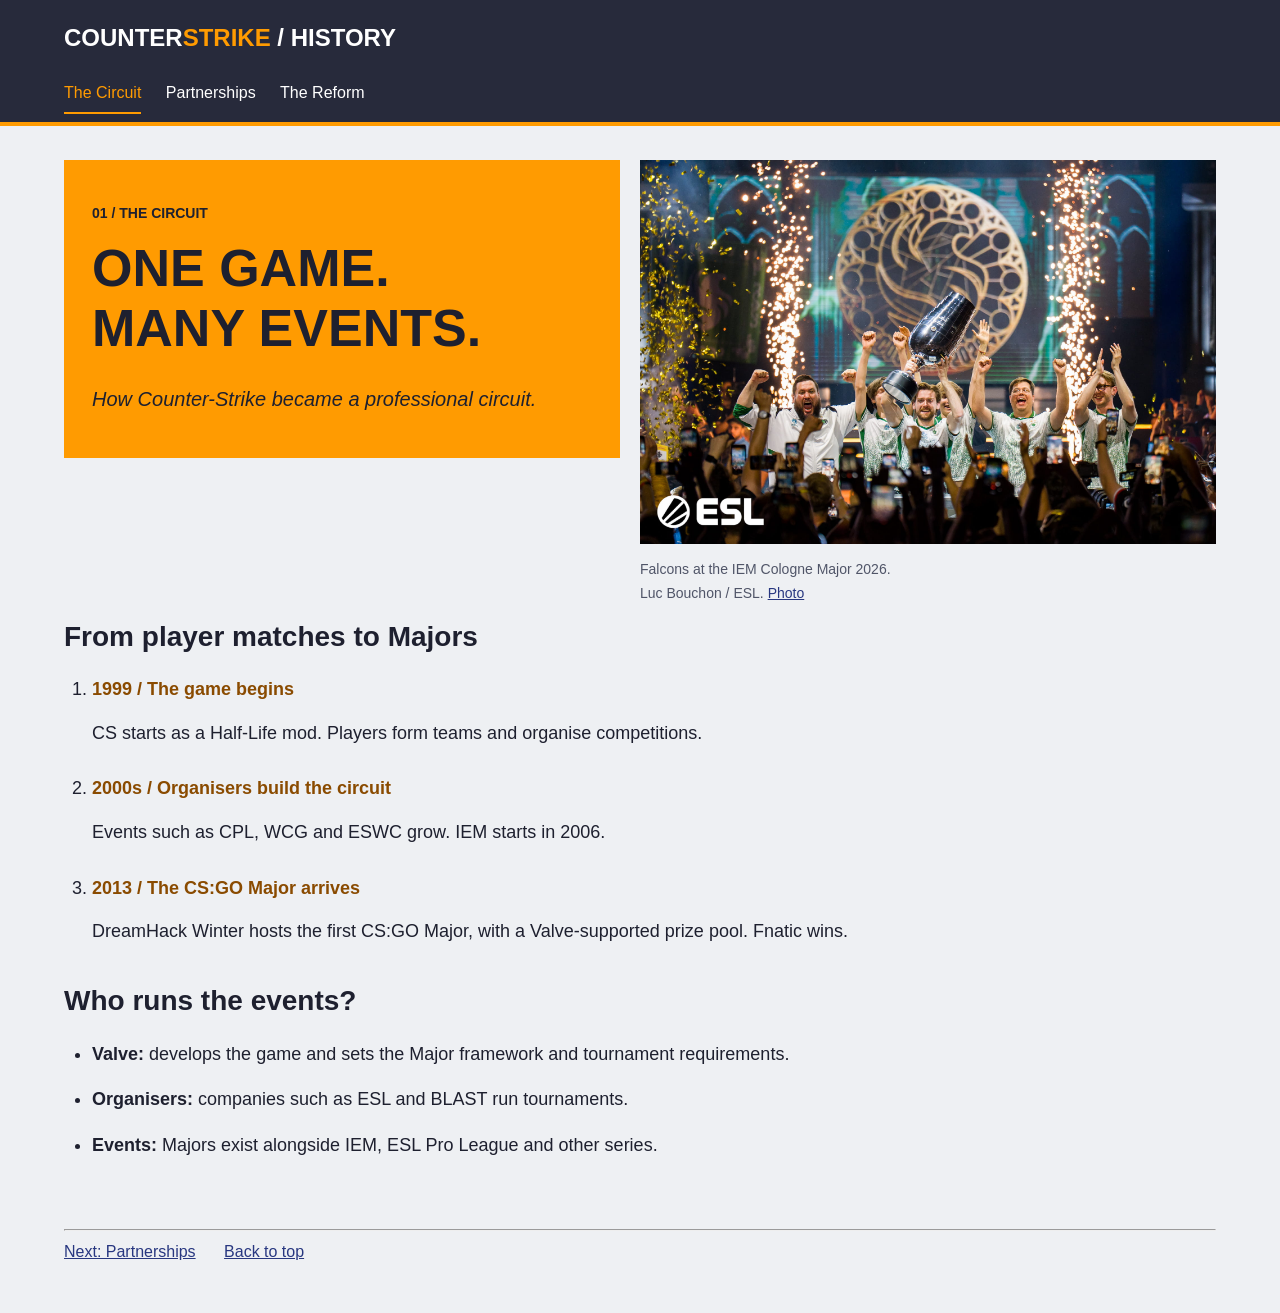
<file: index.html>
<!doctype html>

<html>
    <head>
        <title>How CS Esports Took Shape</title>
        <link rel="stylesheet" href="styles.css"/>
    </head>

    <body>
        <div class="guide-header" id="top">
            <div class="wrap">
                <p class="website-title"><a href="index.html">COUNTER<b>STRIKE</b> / HISTORY</a></p>
            </div>
        </div>

        <!-- navigation part-->
        <div class="navigation">
            <div class="wrap">
                <p class="menu">
                    <a class="current" href="index.html">The Circuit</a>
                    <a href="partners.html">Partnerships</a>
                    <a href="reform.html">The Reform</a>
                </p>
            </div>
        </div>

        <div class="wrap" id="main">
            <div class="row">
                <div class="part2">
                    <div class="hero-title">
                        <p class="eyebrow">01 / THE CIRCUIT</p>
                        <h1>ONE GAME.<br />MANY EVENTS.</h1>
                        <p class="lead">How Counter-Strike became a professional circuit.</p>
                    </div>
                </div>

                <div class="part2">
                    <img class="photo" src="falcons-cologne-2026.jpg" alt="Falcons at the IEM Cologne Major 2026." />
                    <p class="caption">Falcons at the IEM Cologne Major 2026.<br />Luc Bouchon / ESL. <a href="https://pro.eslgaming.com/tour/cs/COLOGNE/">Photo</a></p>
                </div>
            </div>

            <div class="section">
                <h2>From player matches to Majors</h2>
                <ol class="timeline">
                    <li>
                        <b>1999 / The game begins</b>
                        <p>CS starts as a Half-Life mod. Players form teams and organise competitions.</p>
                    </li>
                    <li>
                        <b>2000s / Organisers build the circuit</b>
                        <p>Events such as CPL, WCG and ESWC grow. IEM starts in 2006.</p>
                    </li>
                    <li>
                        <b>2013 / The CS:GO Major arrives</b>
                        <p>DreamHack Winter hosts the first CS:GO Major, with a Valve-supported prize pool. Fnatic wins.</p>
                    </li>
                </ol>
            </div>

            <div class="section">
                <h2>Who runs the events?</h2>
                <ul>
                    <li><b>Valve:</b> develops the game and sets the Major framework and tournament requirements.</li>
                    <li><b>Organisers:</b> companies such as ESL and BLAST run tournaments.</li>
                    <li><b>Events:</b> Majors exist alongside IEM, ESL Pro League and other series.</li>
                </ul>
            </div>

            <div class="page-nav">
                <hr>
                <a href="partners.html">Next: Partnerships</a>
                <a href="#top">Back to top</a>
            </div>
        </div>
    </body>
</html>
</file>
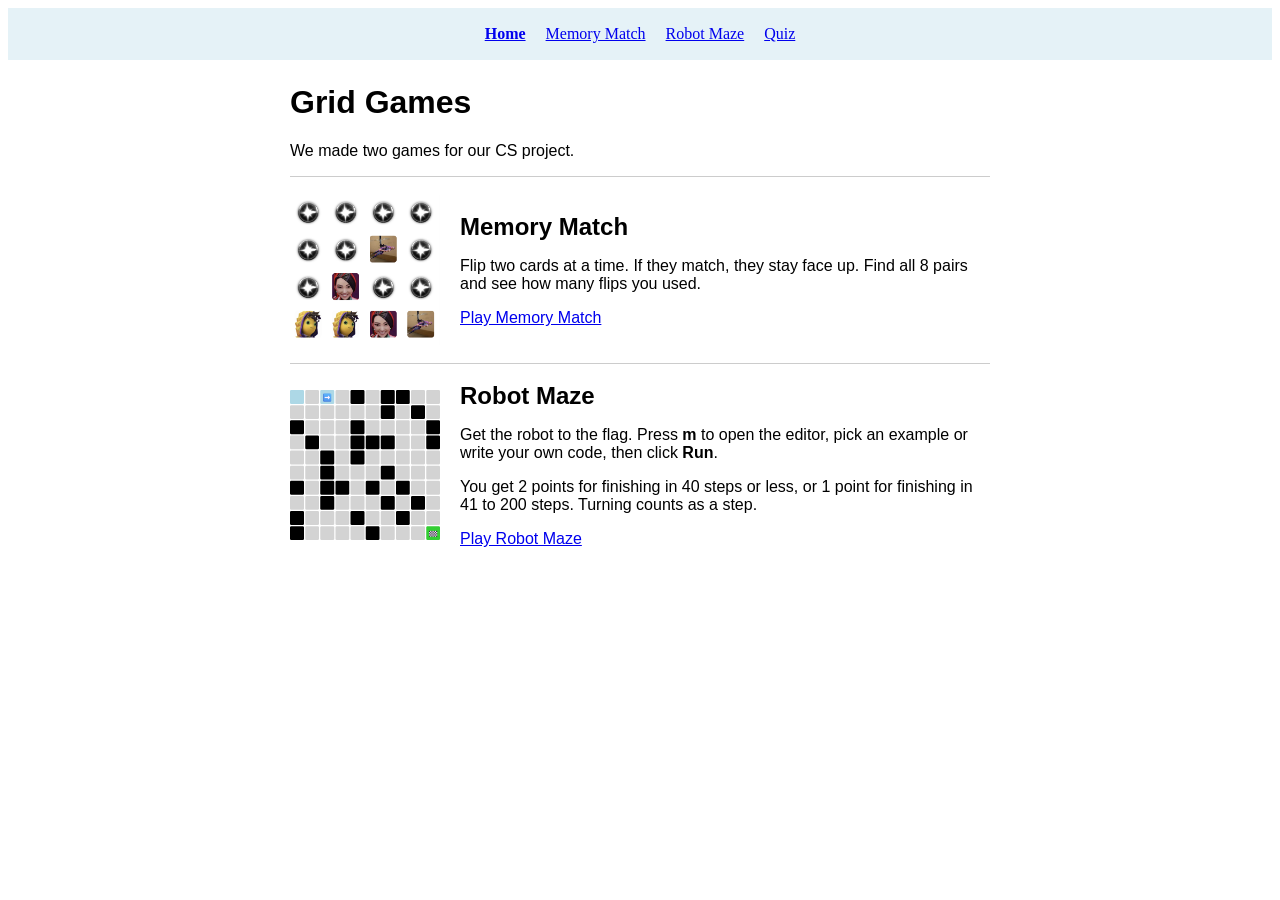
<file: grid-games/index.html>
<!doctype html>
<html lang="en">
<head>
    <meta charset="utf-8">
    <meta name="viewport" content="width=device-width, initial-scale=1">
    <title>Grid Games</title>
    <style>
/* Site navigation */
.site-nav {
    background-color: #e5f2f7;
    padding: 10px;
    text-align: center;
    line-height: 2;
}

.site-nav a {
    margin: 0 8px;
}

.site-nav a,
.site-nav span {
    white-space: nowrap;
}

.site-nav a[aria-current="page"] {
    font-weight: bold;
}

/* Home page */
.intro {
    max-width: 700px;
    margin: 24px auto;
    padding: 0 12px;
    font-family: Arial, sans-serif;
}

.intro section {
    display: flex;
    align-items: center;
    gap: 20px;
    border-top: 1px solid #ccc;
    padding: 18px 0;
}

.intro img {
    width: 150px;
    height: 150px;
}

.intro h2 {
    margin: 0;
}

@media (max-width: 500px) {
    .intro section { display: block; }
}
    </style>
</head>
<body>
    <nav class="site-nav">
        <a href="index.html" aria-current="page">Home</a>
        <a href="game1.html">Memory Match</a>
        <a href="game2.html">Robot Maze</a>
        <a href="quiz.html">Quiz</a>
    </nav>

    <main class="intro">
        <h1>Grid Games</h1>
        <p>We made two games for our CS project.</p>

        <section>
            <img src="images/memory-match.png" alt="Memory Match board">
            <div>
                <h2>Memory Match</h2>
                <p>Flip two cards at a time. If they match, they stay face up. Find all 8 pairs and see how many flips you used.</p>
                <a href="game1.html">Play Memory Match</a>
            </div>
        </section>

        <section>
            <img src="images/robot-maze.png" alt="Robot Maze board">
            <div>
                <h2>Robot Maze</h2>
                <p>Get the robot to the flag. Press <b>m</b> to open the editor, pick an example or write your own code, then click <b>Run</b>.</p>
                <p>You get 2 points for finishing in 40 steps or less, or 1 point for finishing in 41 to 200 steps. Turning counts as a step.</p>
                <a href="game2.html">Play Robot Maze</a>
            </div>
        </section>
    </main>
</body>
</html>
</file>
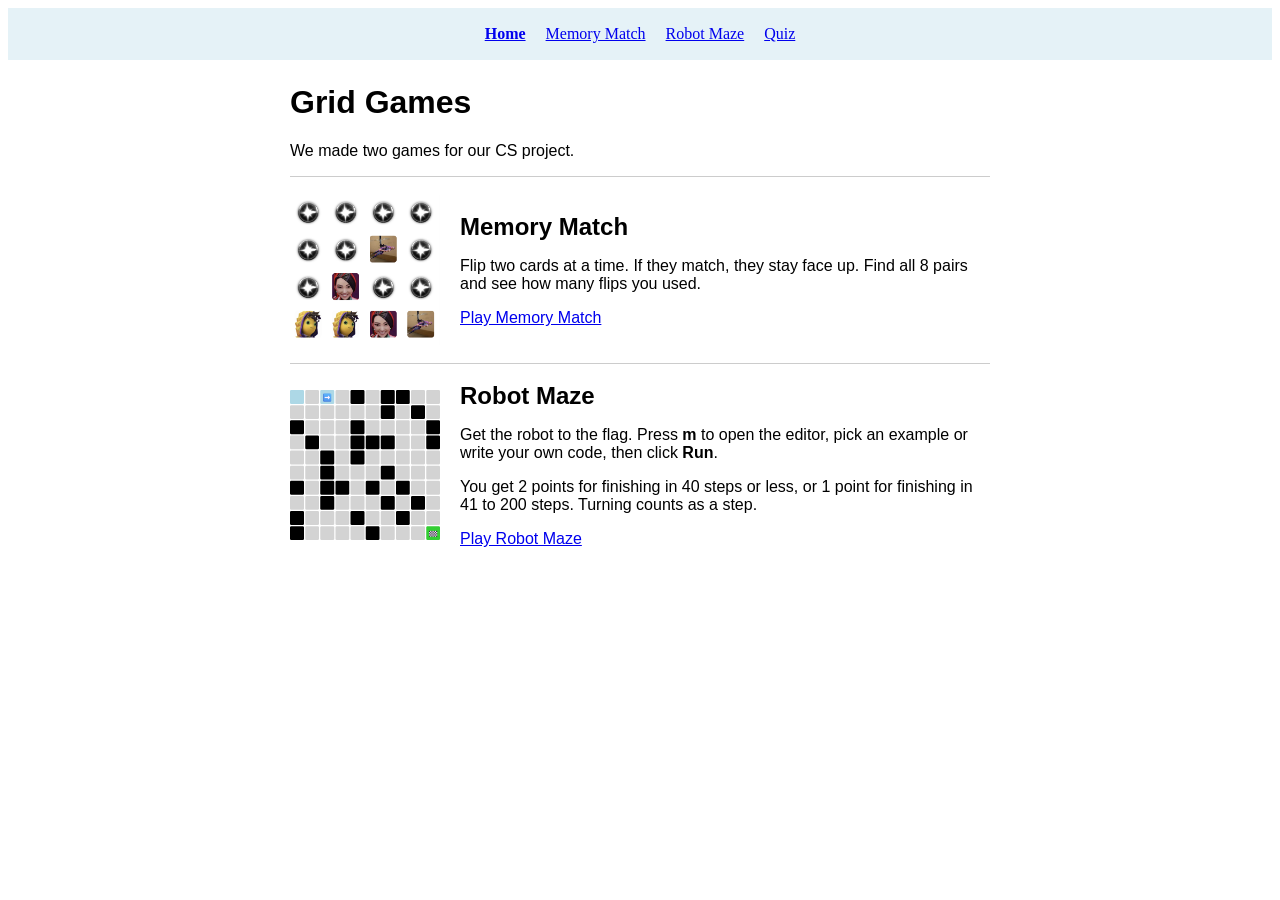
<file: grid-games/images/index.html>
<!doctype html>
<html lang="en">
<head>
    <meta charset="utf-8">
    <meta name="viewport" content="width=device-width, initial-scale=1">
    <title>Grid Games</title>
    <style>
/* Site navigation */
.site-nav {
    background-color: #e5f2f7;
    padding: 10px;
    text-align: center;
    line-height: 2;
}

.site-nav a {
    margin: 0 8px;
}

.site-nav a,
.site-nav span {
    white-space: nowrap;
}

.site-nav a[aria-current="page"] {
    font-weight: bold;
}

/* Home page */
.intro {
    max-width: 700px;
    margin: 24px auto;
    padding: 0 12px;
    font-family: Arial, sans-serif;
}

.intro section {
    display: flex;
    align-items: center;
    gap: 20px;
    border-top: 1px solid #ccc;
    padding: 18px 0;
}

.intro img {
    width: 150px;
    height: 150px;
}

.intro h2 {
    margin: 0;
}

@media (max-width: 500px) {
    .intro section { display: block; }
}
    </style>
</head>
<body>
    <nav class="site-nav">
        <a href="index.html" aria-current="page">Home</a>
        <a href="game1.html">Memory Match</a>
        <a href="game2.html">Robot Maze</a>
        <a href="quiz.html">Quiz</a>
    </nav>

    <main class="intro">
        <h1>Grid Games</h1>
        <p>We made two games for our CS project.</p>

        <section>
            <img src="memory-match.png" alt="Memory Match board">
            <div>
                <h2>Memory Match</h2>
                <p>Flip two cards at a time. If they match, they stay face up. Find all 8 pairs and see how many flips you used.</p>
                <a href="game1.html">Play Memory Match</a>
            </div>
        </section>

        <section>
            <img src="robot-maze.png" alt="Robot Maze board">
            <div>
                <h2>Robot Maze</h2>
                <p>Get the robot to the flag. Press <b>m</b> to open the editor, pick an example or write your own code, then click <b>Run</b>.</p>
                <p>You get 2 points for finishing in 40 steps or less, or 1 point for finishing in 41 to 200 steps. Turning counts as a step.</p>
                <a href="game2.html">Play Robot Maze</a>
            </div>
        </section>
    </main>
</body>
</html>
</file>
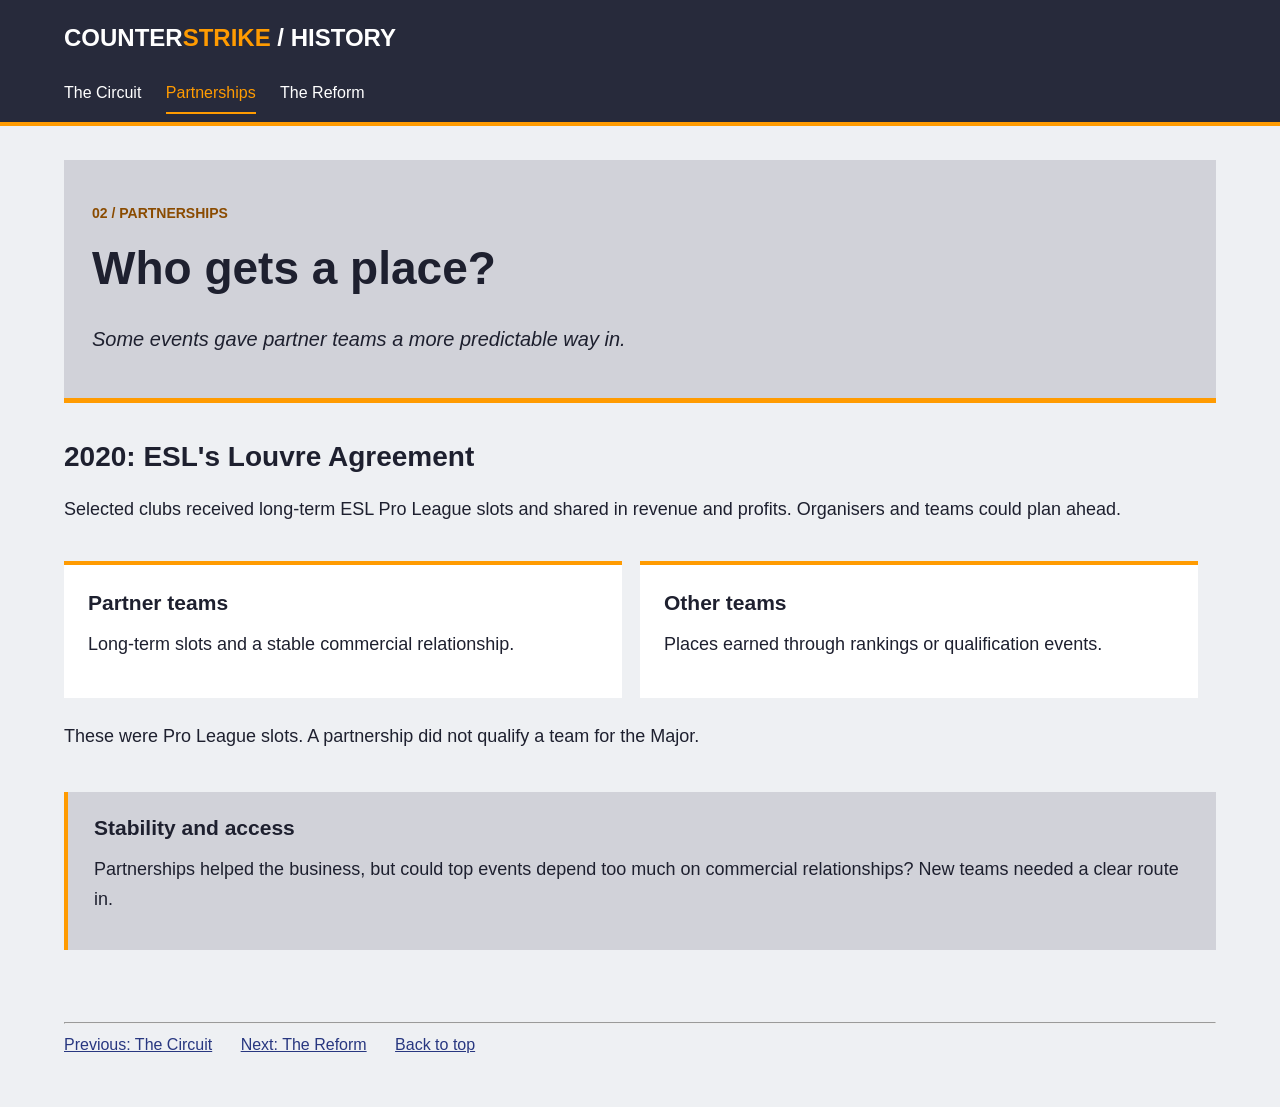
<file: partners.html>
<!doctype html>

<html>
    <head>
        <title>How CS Esports Took Shape</title>
        <link rel="stylesheet" href="styles.css"/>
    </head>

    <body>
        <div class="guide-header" id="top">
            <div class="wrap">
                <p class="website-title"><a href="index.html">COUNTER<b>STRIKE</b> / HISTORY</a></p>
            </div>
        </div>

        <nav class="navigation">
            <div class="wrap">
                <p class="menu">
                    <a href="index.html">The Circuit</a>
                    <a class="current" href="partners.html">Partnerships</a>
                    <a href="reform.html">The Reform</a>
                </p>
            </div>
        </nav>

        <div class="wrap" id="main">
            <div class="article-header">
                <p class="eyebrow">02 / PARTNERSHIPS</p>
                <h1>Who gets a place?</h1>
                <p class="lead">Some events gave partner teams a more predictable way in.</p>
            </div>
            <div class="section">
                <h2>2020: ESL's Louvre Agreement</h2>
                <p>Selected clubs received long-term ESL Pro League slots and shared in revenue and profits. Organisers and teams could plan ahead.</p>
            </div>

            <div class="row">
                <div class="part2">
                    <div class="panel">
                        <h3>Partner teams</h3>
                        <p>Long-term slots and a stable commercial relationship.</p>
                    </div>
                </div>
                <div class="part2">
                    <div class="panel">
                        <h3>Other teams</h3>
                        <p>Places earned through rankings or qualification events.</p>
                    </div>
                </div>
            </div>
            <div class="section">
                <p>These were Pro League slots. A partnership did not qualify a team for the Major.</p>
            </div>
            <div class="bridge">
                <h3>Stability and access</h3>
                <p>Partnerships helped the business, but could top events depend too much on commercial relationships? New teams needed a clear route in.</p>
            </div>

            <div class="page-nav">
                <hr>
                <a href="index.html">Previous: The Circuit</a>
                <a href="reform.html">Next: The Reform</a>
                <a href="#top">Back to top</a>
            </div>
        </div>
    </body>
</html>
</file>
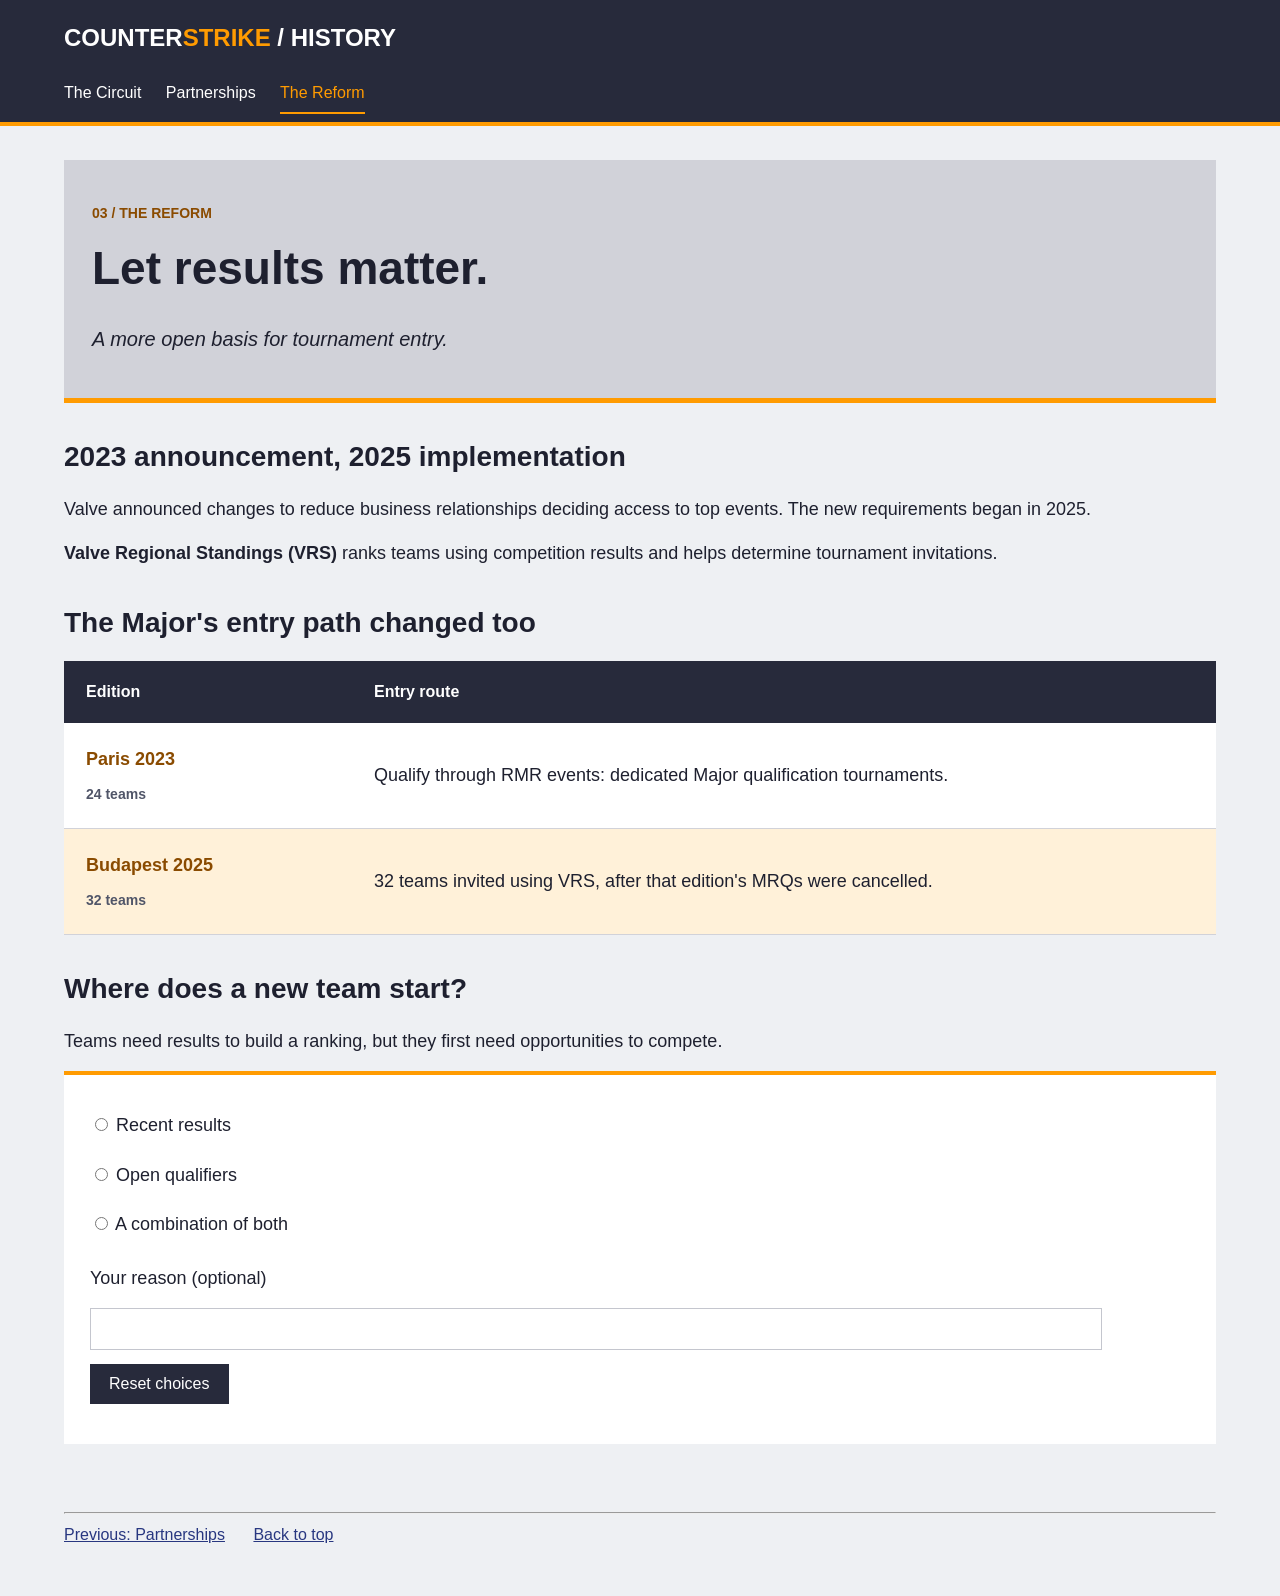
<file: reform.html>
<!doctype html>

<html>
    <head>
        <title>How CS Esports Took Shape</title>
        <link rel="stylesheet" href="styles.css"/>
    </head>

    <body>
        <div class="guide-header" id="top">
            <div class="wrap">
                <p class="website-title"><a href="index.html">COUNTER<b>STRIKE</b> / HISTORY</a></p>
            </div>
        </div>

        <nav class="navigation">
            <div class="wrap">
                <p class="menu">
                    <a href="index.html">The Circuit</a>
                    <a href="partners.html">Partnerships</a>
                    <a class="current" href="reform.html">The Reform</a>
                </p>
            </div>
        </nav>
        <div class="wrap" id="main">
            <div class="article-header">
                <p class="eyebrow">03 / THE REFORM</p>
                <h1>Let results matter.</h1>
                <p class="lead">A more open basis for tournament entry.</p>
            </div>
            <div class="section">
                <h2>2023 announcement, 2025 implementation</h2>
                <p>Valve announced changes to reduce business relationships deciding access to top events. The new requirements began in 2025.</p>
                <p><b>Valve Regional Standings (VRS)</b> ranks teams using competition results and helps determine tournament invitations.</p>
            </div>

            <div class="section">
                <h2>The Major's entry path changed too</h2>
                <table class="path-table">
                    <tr><th>Edition</th><th>Entry route</th></tr>
                    <tr>
                        <td class="edition">Paris 2023<p class="small">24 teams</p></td>
                        <td>Qualify through RMR events: dedicated Major qualification tournaments.</td>
                    </tr>
                    <tr class="latest-example">
                        <td class="edition">Budapest 2025<p class="small">32 teams</p></td>
                        <td>32 teams invited using VRS, after that edition's MRQs were cancelled.</td>
                    </tr>
                </table>
            </div>

            <div class="section" id="discussion">
                <h2>Where does a new team start?</h2>
                <p>Teams need results to build a ranking, but they first need opportunities to compete.</p>
                <form>
                    <label class="option" for="choice-1"><input type="radio" id="choice-1" name="entry-view" value="results" /> Recent results</label>
                    <label class="option" for="choice-2"><input type="radio" id="choice-2" name="entry-view" value="qualifiers" /> Open qualifiers</label>
                    <label class="option" for="choice-3"><input type="radio" id="choice-3" name="entry-view" value="both" /> A combination of both</label>
                    <p><label for="reason">Your reason (optional)</label></p>
                    <input type="text" id="reason" name="reason" />
                    <p><input class="reset" type="reset" value="Reset choices" /></p>

                    <input class="no-submit" type="submit" disabled value="Submit" />
                </form>
            </div>
            <div class="page-nav">
                <hr>
                <a href="partners.html">Previous: Partnerships</a>
                <a href="#top">Back to top</a>
            </div>
        </div>
    </body>
</html>
</file>
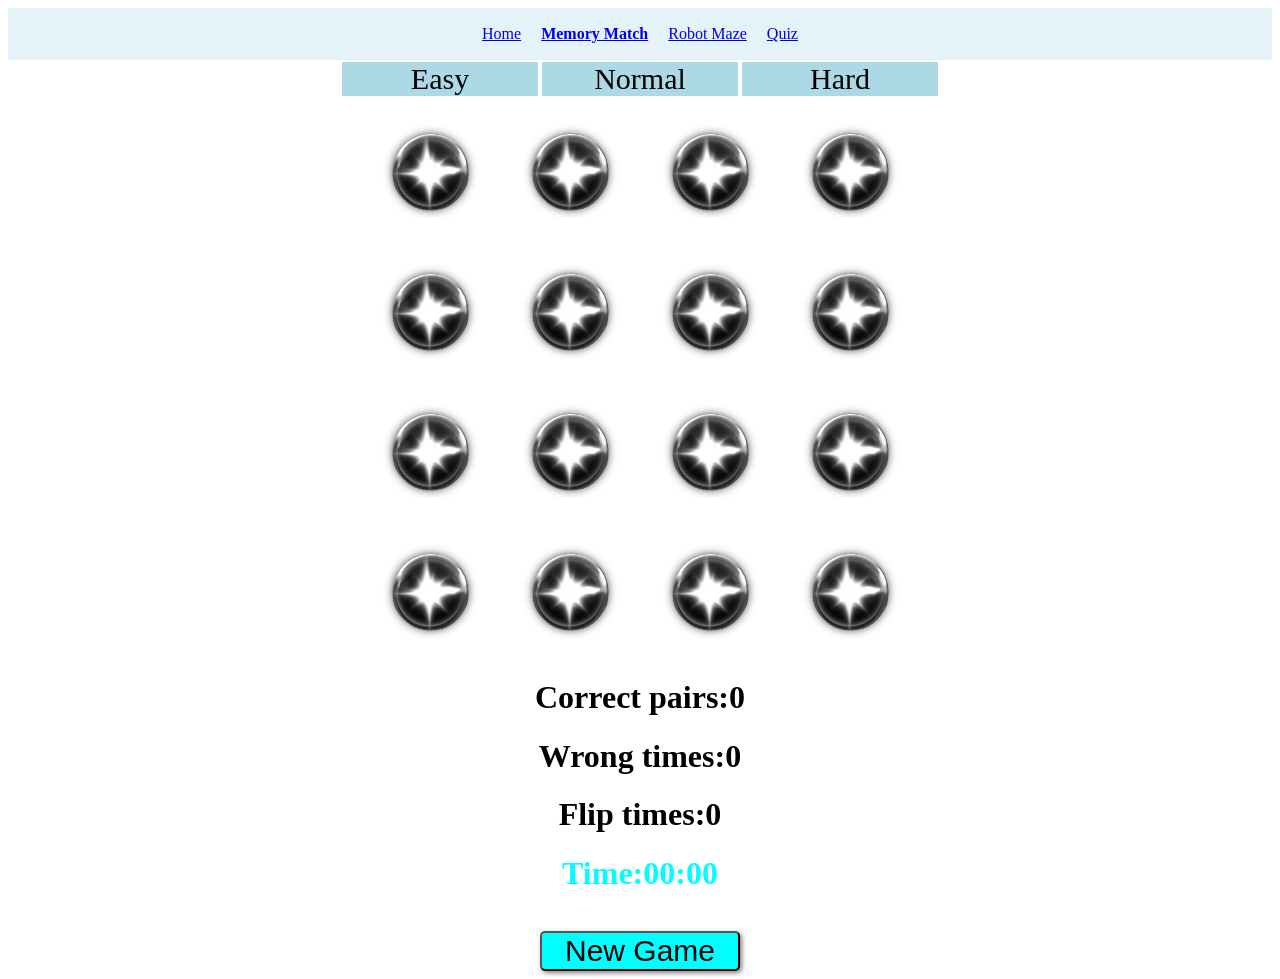
<file: grid-games/game1.html>
<!doctype html>
<html>
<head>
    <style>
button {
    cursor: pointer;
    transition: 0.1s;
}

button:hover {
    transform: scale(1.1);
    background-color: lightblue;
}

.memory-game #game {
    width:560px;
    margin:0 auto;
}

.memory-game .row {
    display:flex;
}

.memory-game .box {
    margin:20px;
    width:100px;
    height:100px;
}

.memory-game img {
    width:100px;
    height:100px;
    border-radius:10px;
}

.memory-game #button {
    width:200px;
    margin:0 auto;
}

.memory-game button {
    /* Keep the memory game's original button behavior. */
    cursor: revert;
    transition: none;
    transform: none;
    font-size:30px;
    heigth:50px;
    width:200px;
    background-color: cyan;
    box-shadow: 2px 2px 5px rgba(0,0,0,0.5);
    border-radius:5px;
}

.memory-game .scores {
    text-align: center;
}

/* Site navigation */
.site-nav {
    background-color: #e5f2f7;
    padding: 10px;
    text-align: center;
    line-height: 2;
}

.site-nav a {
    margin: 0 8px;
}

.site-nav a,
.site-nav span {
    white-space: nowrap;
}

.site-nav a[aria-current="page"] {
    font-weight: bold;
}

		#gameE{
			display:none;
			width:560px;
    		margin:0 auto;
		}
		#gameH{
			display:none;
			width:840px;
    		margin:0 auto;
		}
		#level{
			width:600px;
			margin:0 auto;
			font-size:30px;
			display:flex;
		}
		.levelstate{
			width:200px;
			text-align: center;
			background-color:lightblue;
			border:2px solid white;
		}

#timer {
    color: cyan;
}
    </style>
</head>
<body class="memory-game">
    <nav class="site-nav">
        <a href="index.html">Home</a>
        <a href="game1.html" aria-current="page">Memory Match</a>
        <a href="game2.html">Robot Maze</a>
        <a href="quiz.html">Quiz</a>
    </nav>
    
    <div id='level'>
    	<div class='levelstate' onclick='easy()'>Easy</div>
    	<div class='levelstate' onclick='normal()'>Normal</div>
    	<div class='levelstate' onclick='hard()'>Hard</div>
    </div>

    <div id='gameE'>
    	<div class='row'>
    		<div onclick='flip(this)' class='box'><img src='images/card.jpg'></div>
			<div onclick='flip(this)' class='box'><img src='images/card.jpg'></div>
			<div onclick='flip(this)' class='box'><img src='images/card.jpg'></div>
			<div onclick='flip(this)' class='box'><img src='images/card.jpg'></div>
    	</div>
    	<div class='row'>
    		<div onclick='flip(this)' class='box'><img src='images/card.jpg'></div>
			<div onclick='flip(this)' class='box'><img src='images/card.jpg'></div>
			<div onclick='flip(this)' class='box'><img src='images/card.jpg'></div>
			<div onclick='flip(this)' class='box'><img src='images/card.jpg'></div>
    	</div>
    </div>

	<div id='game'>
		<div class='row'>
			<div onclick='flip(this)' class='box'><img src='images/card.jpg'></div>
			<div onclick='flip(this)' class='box'><img src='images/card.jpg'></div>
			<div onclick='flip(this)' class='box'><img src='images/card.jpg'></div>
			<div onclick='flip(this)' class='box'><img src='images/card.jpg'></div>
		</div>
	    <div class='row'>
			<div onclick='flip(this)' class='box'><img src='images/card.jpg'></div>
			<div onclick='flip(this)' class='box'><img src='images/card.jpg'></div>
			<div onclick='flip(this)' class='box'><img src='images/card.jpg'></div>
			<div onclick='flip(this)' class='box'><img src='images/card.jpg'></div>		
		</div>
	    <div class='row'>
			<div onclick='flip(this)' class='box'><img src='images/card.jpg'></div>
			<div onclick='flip(this)' class='box'><img src='images/card.jpg'></div>
			<div onclick='flip(this)' class='box'><img src='images/card.jpg'></div>
			<div onclick='flip(this)' class='box'><img src='images/card.jpg'></div>
		</div>
	    <div class='row'>
			<div onclick='flip(this)' class='box'><img src='images/card.jpg'></div>
			<div onclick='flip(this)' class='box'><img src='images/card.jpg'></div>
			<div onclick='flip(this)' class='box'><img src='images/card.jpg'></div>
			<div onclick='flip(this)' class='box'><img src='images/card.jpg'></div>
		</div>
	</div>

	<div id='gameH'>
    	<div class='row'>
    		<div onclick='flip(this)' class='box'><img src='images/card.jpg'></div>
			<div onclick='flip(this)' class='box'><img src='images/card.jpg'></div>
			<div onclick='flip(this)' class='box'><img src='images/card.jpg'></div>
			<div onclick='flip(this)' class='box'><img src='images/card.jpg'></div>
			<div onclick='flip(this)' class='box'><img src='images/card.jpg'></div>
			<div onclick='flip(this)' class='box'><img src='images/card.jpg'></div>
    	</div>
    	<div class='row'>
    		<div onclick='flip(this)' class='box'><img src='images/card.jpg'></div>
			<div onclick='flip(this)' class='box'><img src='images/card.jpg'></div>
			<div onclick='flip(this)' class='box'><img src='images/card.jpg'></div>
			<div onclick='flip(this)' class='box'><img src='images/card.jpg'></div>
			<div onclick='flip(this)' class='box'><img src='images/card.jpg'></div>
			<div onclick='flip(this)' class='box'><img src='images/card.jpg'></div>
    	</div>
    	<div class='row'>
    		<div onclick='flip(this)' class='box'><img src='images/card.jpg'></div>
			<div onclick='flip(this)' class='box'><img src='images/card.jpg'></div>
			<div onclick='flip(this)' class='box'><img src='images/card.jpg'></div>
			<div onclick='flip(this)' class='box'><img src='images/card.jpg'></div>
			<div onclick='flip(this)' class='box'><img src='images/card.jpg'></div>
			<div onclick='flip(this)' class='box'><img src='images/card.jpg'></div>
    	</div>
    	<div class='row'>
    		<div onclick='flip(this)' class='box'><img src='images/card.jpg'></div>
			<div onclick='flip(this)' class='box'><img src='images/card.jpg'></div>
			<div onclick='flip(this)' class='box'><img src='images/card.jpg'></div>
			<div onclick='flip(this)' class='box'><img src='images/card.jpg'></div>
			<div onclick='flip(this)' class='box'><img src='images/card.jpg'></div>
			<div onclick='flip(this)' class='box'><img src='images/card.jpg'></div>
    	</div>
    </div>

	<div class="scores">
		<h1 id='correct'>Correct pairs:</h1>
		<h1 id='wrong'>Wrong times:</h1>
		<h1 id='fliptimes'>Flip times:</h1>
		<h1 id='timer'>Time: 00:00</h1>
	</div>
	<br>
	<div id='button'>
		<button onclick='newGame()'>New Game</button>
	</div>

	<script>
		let count=0;
		let correct=0;
		let wrong=0;
		let first = 0;
        let second = 0;
        let lock = false;

		let pairs=8;
		let level='N';
		function easy(){
            document.getElementById('gameE').style.display='block';
            document.getElementById('game').style.display='none';
            document.getElementById('gameH').style.display='none';
            pairs=4;
            level='E';
            newGame();
        }
        function normal(){
        	document.getElementById('gameE').style.display='none';
        	document.getElementById('game').style.display='block';
			document.getElementById('gameH').style.display='none';
    		pairs=8;
    		level='N';
    		newGame();
		}
		function hard(){
    		document.getElementById('gameE').style.display='none';
    		document.getElementById('game').style.display='none';
    		document.getElementById('gameH').style.display='block';
    		pairs=12;
    		level='H';
    		newGame();
    	}

    	let time=0;
		let timer=0;
		function startTimer(){
            timer = setInterval(function(){
                time++;
                let min = Math.floor(time / 60);
                let sec = time % 60;
                if(min < 10){
                    min = '0' + min;
                }
                if(sec < 10){
                    sec = '0' + sec;
                }
                document.getElementById('timer').innerHTML = 'Time:'+min + ':' + sec;
            },1000);
        }

        function stopTimer(){
    	    clearInterval(timer);
        }

    	let dataE=[1,1,2,2,3,3,4,4];
		let dataranE=[];
		let imgsE=document.getElementById('gameE').getElementsByTagName('img');

		function randomNumberE(){
            let datatempE=[];
            for(let i=0;i<dataE.length;i++){
                datatempE[i]=dataE[i];
            }
            for(let i=0;i<dataE.length;i++){
                ranE=Math.floor(Math.random()*8);
                while(datatempE[ranE]==0){
                    ranE=Math.floor(Math.random()*8);
                }
                dataranE[i]=datatempE[ranE];
                datatempE[ranE]=0;
            }
        }


		let data=[1,1,2,2,3,3,4,4,5,5,6,6,7,7,8,8];
		let dataran=[];
		
		function randomNumber(){
			let datatemp=[];

			for(let i = 0; i < data.length; i++){
				datatemp[i]=data[i];
				
			}

			for(let i = 0; i < data.length; i++){
				ran=Math.floor(Math.random()*16);
				while(datatemp[ran]==0){
					ran=Math.floor(Math.random()*16);
				}
				dataran[i]=datatemp[ran];
				datatemp[ran]=0;
			}
		}


		function flip(box){
			if(lock == true){
                return;
            }
            let img=box.getElementsByTagName('img')[0];
            if(img.getAttribute('src') != 'images/card.jpg'){
             	return;
            }
			count++;
			if(count==1){
				startTimer();
			}

			if(img.value==1){
					img.src='images/1.jpg';
				}else if(img.value==2){
					img.src='images/2.jpg';
				}else if(img.value==3){
					img.src='images/3.jpg';
				}else if(img.value==4){
					img.src='images/4.jpg';
				}else if(img.value==5){
					img.src='images/5.jpg';
				}else if(img.value==6){
					img.src='images/6.jpg';
				}else if(img.value==7){
					img.src='images/7.jpg';
				}else if(img.value==8){
					img.src='images/8.jpg';
				}else if(img.value==9){
					img.src='images/9.jpg';
				}else if(img.value==10){
					img.src='images/10.jpg';
				}else if(img.value==11){
					img.src='images/11.jpg';
				}else if(img.value==12){
					img.src='images/12.jpg';
				}

			if(first == 0){
                first = img;
                return;
            }else{
            	second=img;
            	if(first.value==second.value){
            		correct++;
            		first = 0;
					second = 0;
            	}else{
            		lock=true;
            		wrong++;
					setTimeout(function(){
						first.src = 'images/card.jpg';
						second.src = 'images/card.jpg';
						first = 0;
						second = 0;
						lock = false;
					},1200);
            	}
            }
			document.getElementById('correct').innerHTML='Correct pairs:'+correct;
			document.getElementById('wrong').innerHTML='Wrong times:'+wrong;
			document.getElementById('fliptimes').innerHTML='Flip times:'+count;
			if(correct==pairs){
				alert('congratulations!!');
				stopTimer();
			}
		}

		let dataH=[1,1,2,2,3,3,4,4,5,5,6,6,7,7,8,8,9,9,10,10,11,11,12,12];
		let dataranH=[];
		let imgsH=document.getElementById('gameH').getElementsByTagName('img');

		function randomNumberH(){
            let datatempH=[];
            for(let i=0;i<dataH.length;i++){
                datatempH[i]=dataH[i];
            }
            for(let i=0;i<dataH.length;i++){
                ranH=Math.floor(Math.random()*24);
                while(datatempH[ranH]==0){
                    ranH=Math.floor(Math.random()*24);
                }
                dataranH[i]=datatempH[ranH];
                datatempH[ranH]=0;
            }
        }


		function newGame(){
    		stopTimer();
    		time=0;
    		count=0;
    		correct=0;
    		wrong=0;    
    		first=0;
    		second=0;
    		lock=false;
    		if(level=='E'){
        		imgsE=document.getElementById('gameE').getElementsByTagName('img');
        		randomNumberE();
        		for(let i=0;i<imgsE.length;i++){
            		imgsE[i].src='images/card.jpg';
            		imgsE[i].value=dataranE[i];
        		}
    		}else if(level=='N'){
        		imgs=document.getElementById('game').getElementsByTagName('img');
        		randomNumber();
        		for(let i=0;i<imgs.length;i++){
            		imgs[i].src='images/card.jpg';
            		imgs[i].value=dataran[i];
        		}
    		}else if(level=='H'){
        		imgsH=document.getElementById('gameH').getElementsByTagName('img');
        		randomNumberH();
        		for(let i=0;i<imgsH.length;i++){
         		   imgsH[i].src='images/card.jpg';
            		imgsH[i].value=dataranH[i];
        		}
    		}

    // Reset score display
    document.getElementById('correct').innerHTML='Correct pairs:'+correct;
    document.getElementById('wrong').innerHTML='Wrong times:'+wrong;
    document.getElementById('fliptimes').innerHTML='Flip times:'+count;
    document.getElementById('timer').innerHTML='Time:00:00';
}

		newGame();

	    /*
	    ```怎么给每个图片赋值
	    怎么让一个值对应一张图片
	    ```怎么让random的值是0-15不重复，否则就不是一一配对
	    flip one or t.wo(if one-->nothing,if two-->compare)
	    compare 2 numbers(if same-->stay,point+1,if different-->both flip to the back)
	    points=8, games over
	    */
	</script>
</body>
</html>
</file>
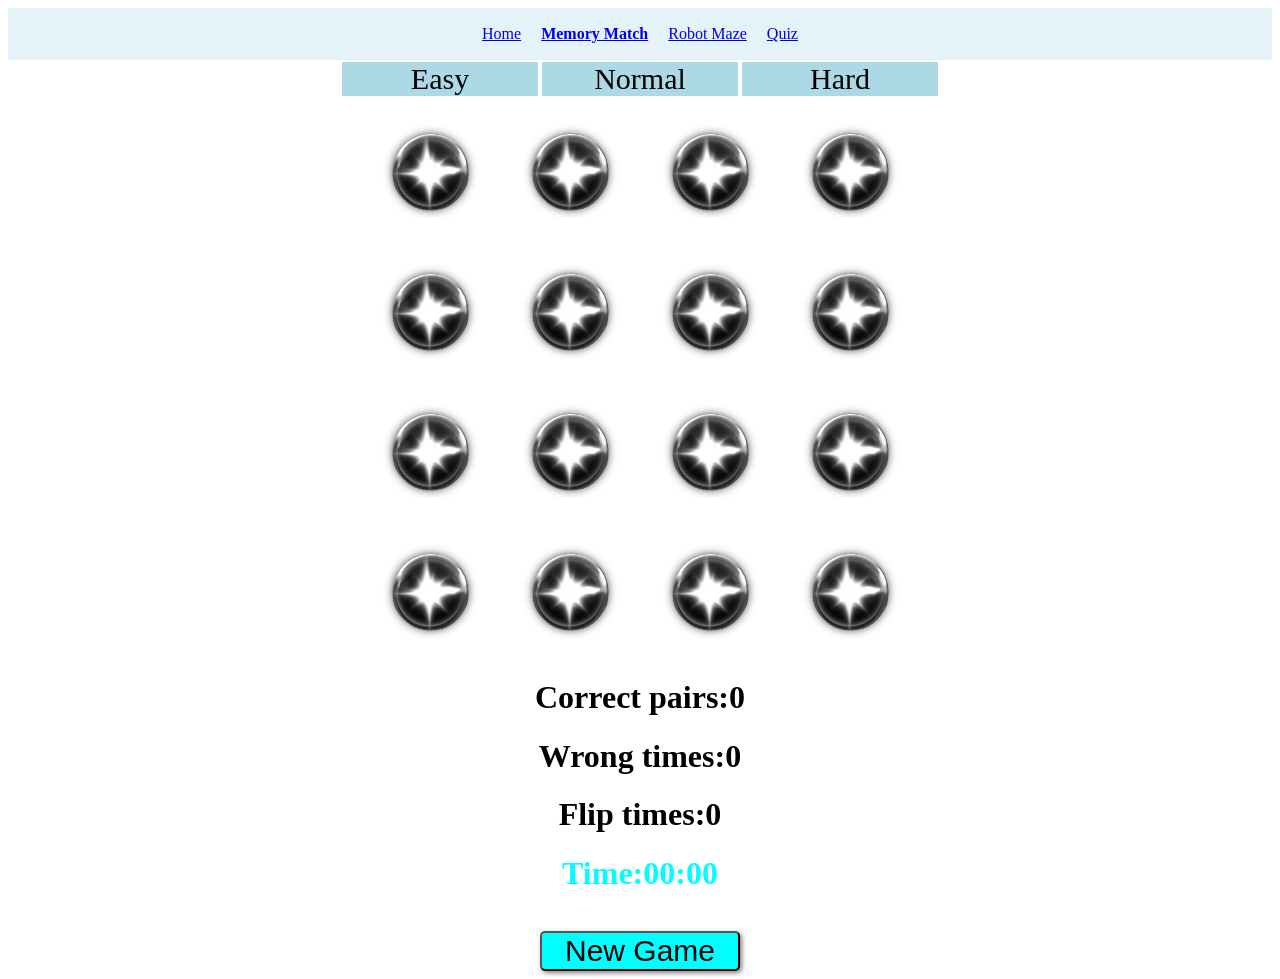
<file: grid-games/images/game1.html>
<!doctype html>
<html>
<head>
    <style>
button {
    cursor: pointer;
    transition: 0.1s;
}

button:hover {
    transform: scale(1.1);
    background-color: lightblue;
}

.memory-game #game {
    width:560px;
    margin:0 auto;
}

.memory-game .row {
    display:flex;
}

.memory-game .box {
    margin:20px;
    width:100px;
    height:100px;
}

.memory-game img {
    width:100px;
    height:100px;
    border-radius:10px;
}

.memory-game #button {
    width:200px;
    margin:0 auto;
}

.memory-game button {
    /* Keep the memory game's original button behavior. */
    cursor: revert;
    transition: none;
    transform: none;
    font-size:30px;
    heigth:50px;
    width:200px;
    background-color: cyan;
    box-shadow: 2px 2px 5px rgba(0,0,0,0.5);
    border-radius:5px;
}

.memory-game .scores {
    text-align: center;
}

/* Site navigation */
.site-nav {
    background-color: #e5f2f7;
    padding: 10px;
    text-align: center;
    line-height: 2;
}

.site-nav a {
    margin: 0 8px;
}

.site-nav a,
.site-nav span {
    white-space: nowrap;
}

.site-nav a[aria-current="page"] {
    font-weight: bold;
}

		#gameE{
			display:none;
			width:560px;
    		margin:0 auto;
		}
		#gameH{
			display:none;
			width:840px;
    		margin:0 auto;
		}
		#level{
			width:600px;
			margin:0 auto;
			font-size:30px;
			display:flex;
		}
		.levelstate{
			width:200px;
			text-align: center;
			background-color:lightblue;
			border:2px solid white;
		}

#timer {
    color: cyan;
}
    </style>
</head>
<body class="memory-game">
    <nav class="site-nav">
        <a href="index.html">Home</a>
        <a href="game1.html" aria-current="page">Memory Match</a>
        <a href="game2.html">Robot Maze</a>
        <a href="quiz.html">Quiz</a>
    </nav>
    
    <div id='level'>
    	<div class='levelstate' onclick='easy()'>Easy</div>
    	<div class='levelstate' onclick='normal()'>Normal</div>
    	<div class='levelstate' onclick='hard()'>Hard</div>
    </div>

    <div id='gameE'>
    	<div class='row'>
    		<div onclick='flip(this)' class='box'><img src='card.jpg'></div>
			<div onclick='flip(this)' class='box'><img src='card.jpg'></div>
			<div onclick='flip(this)' class='box'><img src='card.jpg'></div>
			<div onclick='flip(this)' class='box'><img src='card.jpg'></div>
    	</div>
    	<div class='row'>
    		<div onclick='flip(this)' class='box'><img src='card.jpg'></div>
			<div onclick='flip(this)' class='box'><img src='card.jpg'></div>
			<div onclick='flip(this)' class='box'><img src='card.jpg'></div>
			<div onclick='flip(this)' class='box'><img src='card.jpg'></div>
    	</div>
    </div>

	<div id='game'>
		<div class='row'>
			<div onclick='flip(this)' class='box'><img src='card.jpg'></div>
			<div onclick='flip(this)' class='box'><img src='card.jpg'></div>
			<div onclick='flip(this)' class='box'><img src='card.jpg'></div>
			<div onclick='flip(this)' class='box'><img src='card.jpg'></div>
		</div>
	    <div class='row'>
			<div onclick='flip(this)' class='box'><img src='card.jpg'></div>
			<div onclick='flip(this)' class='box'><img src='card.jpg'></div>
			<div onclick='flip(this)' class='box'><img src='card.jpg'></div>
			<div onclick='flip(this)' class='box'><img src='card.jpg'></div>		
		</div>
	    <div class='row'>
			<div onclick='flip(this)' class='box'><img src='card.jpg'></div>
			<div onclick='flip(this)' class='box'><img src='card.jpg'></div>
			<div onclick='flip(this)' class='box'><img src='card.jpg'></div>
			<div onclick='flip(this)' class='box'><img src='card.jpg'></div>
		</div>
	    <div class='row'>
			<div onclick='flip(this)' class='box'><img src='card.jpg'></div>
			<div onclick='flip(this)' class='box'><img src='card.jpg'></div>
			<div onclick='flip(this)' class='box'><img src='card.jpg'></div>
			<div onclick='flip(this)' class='box'><img src='card.jpg'></div>
		</div>
	</div>

	<div id='gameH'>
    	<div class='row'>
    		<div onclick='flip(this)' class='box'><img src='card.jpg'></div>
			<div onclick='flip(this)' class='box'><img src='card.jpg'></div>
			<div onclick='flip(this)' class='box'><img src='card.jpg'></div>
			<div onclick='flip(this)' class='box'><img src='card.jpg'></div>
			<div onclick='flip(this)' class='box'><img src='card.jpg'></div>
			<div onclick='flip(this)' class='box'><img src='card.jpg'></div>
    	</div>
    	<div class='row'>
    		<div onclick='flip(this)' class='box'><img src='card.jpg'></div>
			<div onclick='flip(this)' class='box'><img src='card.jpg'></div>
			<div onclick='flip(this)' class='box'><img src='card.jpg'></div>
			<div onclick='flip(this)' class='box'><img src='card.jpg'></div>
			<div onclick='flip(this)' class='box'><img src='card.jpg'></div>
			<div onclick='flip(this)' class='box'><img src='card.jpg'></div>
    	</div>
    	<div class='row'>
    		<div onclick='flip(this)' class='box'><img src='card.jpg'></div>
			<div onclick='flip(this)' class='box'><img src='card.jpg'></div>
			<div onclick='flip(this)' class='box'><img src='card.jpg'></div>
			<div onclick='flip(this)' class='box'><img src='card.jpg'></div>
			<div onclick='flip(this)' class='box'><img src='card.jpg'></div>
			<div onclick='flip(this)' class='box'><img src='card.jpg'></div>
    	</div>
    	<div class='row'>
    		<div onclick='flip(this)' class='box'><img src='card.jpg'></div>
			<div onclick='flip(this)' class='box'><img src='card.jpg'></div>
			<div onclick='flip(this)' class='box'><img src='card.jpg'></div>
			<div onclick='flip(this)' class='box'><img src='card.jpg'></div>
			<div onclick='flip(this)' class='box'><img src='card.jpg'></div>
			<div onclick='flip(this)' class='box'><img src='card.jpg'></div>
    	</div>
    </div>

	<div class="scores">
		<h1 id='correct'>Correct pairs:</h1>
		<h1 id='wrong'>Wrong times:</h1>
		<h1 id='fliptimes'>Flip times:</h1>
		<h1 id='timer'>Time: 00:00</h1>
	</div>
	<br>
	<div id='button'>
		<button onclick='newGame()'>New Game</button>
	</div>

	<script>
		let count=0;
		let correct=0;
		let wrong=0;
		let first = 0;
        let second = 0;
        let lock = false;

		let pairs=8;
		let level='N';
		function easy(){
            document.getElementById('gameE').style.display='block';
            document.getElementById('game').style.display='none';
            document.getElementById('gameH').style.display='none';
            pairs=4;
            level='E';
            newGame();
        }
        function normal(){
        	document.getElementById('gameE').style.display='none';
        	document.getElementById('game').style.display='block';
			document.getElementById('gameH').style.display='none';
    		pairs=8;
    		level='N';
    		newGame();
		}
		function hard(){
    		document.getElementById('gameE').style.display='none';
    		document.getElementById('game').style.display='none';
    		document.getElementById('gameH').style.display='block';
    		pairs=12;
    		level='H';
    		newGame();
    	}

    	let time=0;
		let timer=0;
		function startTimer(){
            timer = setInterval(function(){
                time++;
                let min = Math.floor(time / 60);
                let sec = time % 60;
                if(min < 10){
                    min = '0' + min;
                }
                if(sec < 10){
                    sec = '0' + sec;
                }
                document.getElementById('timer').innerHTML = 'Time:'+min + ':' + sec;
            },1000);
        }

        function stopTimer(){
    	    clearInterval(timer);
        }

    	let dataE=[1,1,2,2,3,3,4,4];
		let dataranE=[];
		let imgsE=document.getElementById('gameE').getElementsByTagName('img');

		function randomNumberE(){
            let datatempE=[];
            for(let i=0;i<dataE.length;i++){
                datatempE[i]=dataE[i];
            }
            for(let i=0;i<dataE.length;i++){
                ranE=Math.floor(Math.random()*8);
                while(datatempE[ranE]==0){
                    ranE=Math.floor(Math.random()*8);
                }
                dataranE[i]=datatempE[ranE];
                datatempE[ranE]=0;
            }
        }


		let data=[1,1,2,2,3,3,4,4,5,5,6,6,7,7,8,8];
		let dataran=[];
		
		function randomNumber(){
			let datatemp=[];

			for(let i = 0; i < data.length; i++){
				datatemp[i]=data[i];
				
			}

			for(let i = 0; i < data.length; i++){
				ran=Math.floor(Math.random()*16);
				while(datatemp[ran]==0){
					ran=Math.floor(Math.random()*16);
				}
				dataran[i]=datatemp[ran];
				datatemp[ran]=0;
			}
		}


		function flip(box){
			if(lock == true){
                return;
            }
            let img=box.getElementsByTagName('img')[0];
            if(img.getAttribute('src') != 'card.jpg'){
             	return;
            }
			count++;
			if(count==1){
				startTimer();
			}

			if(img.value==1){
					img.src='1.jpg';
				}else if(img.value==2){
					img.src='2.jpg';
				}else if(img.value==3){
					img.src='3.jpg';
				}else if(img.value==4){
					img.src='4.jpg';
				}else if(img.value==5){
					img.src='5.jpg';
				}else if(img.value==6){
					img.src='6.jpg';
				}else if(img.value==7){
					img.src='7.jpg';
				}else if(img.value==8){
					img.src='8.jpg';
				}else if(img.value==9){
					img.src='9.jpg';
				}else if(img.value==10){
					img.src='10.jpg';
				}else if(img.value==11){
					img.src='11.jpg';
				}else if(img.value==12){
					img.src='12.jpg';
				}

			if(first == 0){
                first = img;
                return;
            }else{
            	second=img;
            	if(first.value==second.value){
            		correct++;
            		first = 0;
					second = 0;
            	}else{
            		lock=true;
            		wrong++;
					setTimeout(function(){
						first.src = 'card.jpg';
						second.src = 'card.jpg';
						first = 0;
						second = 0;
						lock = false;
					},1200);
            	}
            }
			document.getElementById('correct').innerHTML='Correct pairs:'+correct;
			document.getElementById('wrong').innerHTML='Wrong times:'+wrong;
			document.getElementById('fliptimes').innerHTML='Flip times:'+count;
			if(correct==pairs){
				alert('congratulations!!');
				stopTimer();
			}
		}

		let dataH=[1,1,2,2,3,3,4,4,5,5,6,6,7,7,8,8,9,9,10,10,11,11,12,12];
		let dataranH=[];
		let imgsH=document.getElementById('gameH').getElementsByTagName('img');

		function randomNumberH(){
            let datatempH=[];
            for(let i=0;i<dataH.length;i++){
                datatempH[i]=dataH[i];
            }
            for(let i=0;i<dataH.length;i++){
                ranH=Math.floor(Math.random()*24);
                while(datatempH[ranH]==0){
                    ranH=Math.floor(Math.random()*24);
                }
                dataranH[i]=datatempH[ranH];
                datatempH[ranH]=0;
            }
        }


		function newGame(){
    		stopTimer();
    		time=0;
    		count=0;
    		correct=0;
    		wrong=0;    
    		first=0;
    		second=0;
    		lock=false;
    		if(level=='E'){
        		imgsE=document.getElementById('gameE').getElementsByTagName('img');
        		randomNumberE();
        		for(let i=0;i<imgsE.length;i++){
            		imgsE[i].src='card.jpg';
            		imgsE[i].value=dataranE[i];
        		}
    		}else if(level=='N'){
        		imgs=document.getElementById('game').getElementsByTagName('img');
        		randomNumber();
        		for(let i=0;i<imgs.length;i++){
            		imgs[i].src='card.jpg';
            		imgs[i].value=dataran[i];
        		}
    		}else if(level=='H'){
        		imgsH=document.getElementById('gameH').getElementsByTagName('img');
        		randomNumberH();
        		for(let i=0;i<imgsH.length;i++){
         		   imgsH[i].src='card.jpg';
            		imgsH[i].value=dataranH[i];
        		}
    		}

    // Reset score display
    document.getElementById('correct').innerHTML='Correct pairs:'+correct;
    document.getElementById('wrong').innerHTML='Wrong times:'+wrong;
    document.getElementById('fliptimes').innerHTML='Flip times:'+count;
    document.getElementById('timer').innerHTML='Time:00:00';
}

		newGame();

	    /*
	    ```怎么给每个图片赋值
	    怎么让一个值对应一张图片
	    ```怎么让random的值是0-15不重复，否则就不是一一配对
	    flip one or t.wo(if one-->nothing,if two-->compare)
	    compare 2 numbers(if same-->stay,point+1,if different-->both flip to the back)
	    points=8, games over
	    */
	</script>
</body>
</html>
</file>
<file: styles.css>
body {
    margin: 0;
    background-color: #eef0f3;
    color: #1e202f;
    font-family: Arial, "PingFang SC", "Microsoft YaHei", sans-serif;
    font-size: 18px;
    line-height: 1.65;
}

h1, h2, h3 {
    font-family: "Arial Black", Arial, "PingFang SC", "Microsoft YaHei", sans-serif;
    font-weight: bold;
    line-height: 1.3;
}

h1 {
    font-size: 46px;
    margin: 14px 0 24px;
}

h2 {
    font-size: 28px;
    margin: 0 0 20px;
}

h3 {
    font-size: 21px;
    margin: 0 0 12px;
}

p {
    margin: 14px 0;
}

a {
    color: #283780;
}

a:hover {
    color: #8a4b00;
}

.wrap {
    width: 90%;
    margin: 0 auto;
}

#main {
    padding: 34px 0 40px;
}

.guide-header {
    background-color: #272a3b;
    color: white;
    padding: 18px 0 8px;
}

.website-title {
    margin: 0;
    font-size: 24px;
    font-weight: bold;
}

.website-title a {
    color: white;
    text-decoration: none;
}

.website-title b {
    color: #ff9b01;
}

.navigation {
    position: sticky;
    top: 0;
    background-color: #272a3b;
    border-bottom: 4px solid #ff9b01;
    padding: 8px 0;
}

.menu {
    margin: 0;
    font-size: 16px;
}

.menu a {
    display: inline-block;
    margin-right: 20px;
    padding: 6px 0;
    color: white;
    text-decoration: none;
    border-bottom: 2px solid #272a3b;
}

.menu a:hover, .menu .current {
    color: #ff9b01;
    border-bottom: 2px solid #ff9b01;
}

/* 首页与伙伴制度使用课堂 float 分栏；clear 让后续内容另起一行。 */
.row {
    margin: 0 0 30px 0;
}

.part2 {
    float: left;
    width: 50%;
}

.hero-title {
    background-color: #ff9b01;
    padding: 28px;
    margin-right: 20px;
}

.hero-title h1 {
    font-size: 52px;
    line-height: 1.15;
}

.hero-title .eyebrow {
    color: #1e202f;
}

.lead {
    font-size: 20px;
    font-style: italic;
}

/* 图片保持原比例。图注与来源用较小字号。 */
.photo {
    width: 100%;
    height: auto;
    display: block;
}

.caption, .small {
    font-size: 14px;
    color: #505568;
}

/* 章节页：灰色标题区与橙色底线，后面按一列阅读。 */
.article-header {
    background-color: #d1d2d9;
    border-bottom: 5px solid #ff9b01;
    padding: 28px;
    margin-bottom: 36px;
}

.eyebrow {
    color: #8a4b00;
    font-size: 14px;
    font-weight: bold;
}

.section {
    margin: 36px 0;
}

.panel {
    background-color: white;
    border-top: 4px solid #ff9b01;
    padding: 24px;
    margin-right: 18px;
    margin-bottom: 24px;
}

.bridge {
    background-color: #d1d2d9;
    border-left: 4px solid #ff9b01;
    padding: 22px 26px;
    margin: 40px 0;
}

/* 列表区分节点或步骤。 */
ol, ul {
    padding-left: 28px;
}

li {
    margin-bottom: 16px;
}

.timeline li {
    margin-bottom: 26px;
}

.timeline b {
    color: #8a4b00;
}

/* 只有参赛路径用表格：两列比较、深色表头、横线分隔，不画密集网格。 */
.path-table {
    width: 100%;
    border-collapse: collapse;
    background-color: white;
}

.path-table th {
    background-color: #272a3b;
    color: white;
    padding: 18px 22px;
    text-align: left;
    font-size: 16px;
}

.path-table td {
    padding: 22px;
    border-bottom: 1px solid #d1d2d9;
    text-align: left;
}

.path-table p {
    margin: 8px 0 0;
}

.edition {
    width: 25%;
    font-weight: bold;
    color: #8a4b00;
}

.latest-example {
    background-color: #fff1d9;
}

/* 本地讨论表单：radio 选择、text 输入、reset 清空。 */
form {
    background-color: white;
    border-top: 4px solid #ff9b01;
    padding: 26px;
}

.option {
    display: block;
    padding: 10px 0;
}

#reason {
    width: 90%;
    padding: 10px;
    border: 1px solid #c4c6ce;
    font-family: Arial, "PingFang SC", sans-serif;
    font-size: 17px;
}

.reset {
    background-color: #272a3b;
    color: white;
    border: 1px solid #272a3b;
    padding: 10px 18px;
    font-size: 16px;
}

.reset:hover {
    background-color: #ff9b01;
    color: #272a3b;
}

.no-submit {
    display: none;
}

/* 页面底部的上一页、下一页与回到顶部链接。 */
.page-nav {
    padding: 24px 0 0;
    margin-top: 36px;
    font-size: 16px;
}

.page-nav a {
    display: inline-block;
    margin-right: 24px;
    margin-bottom: 8px;
}
</file>
